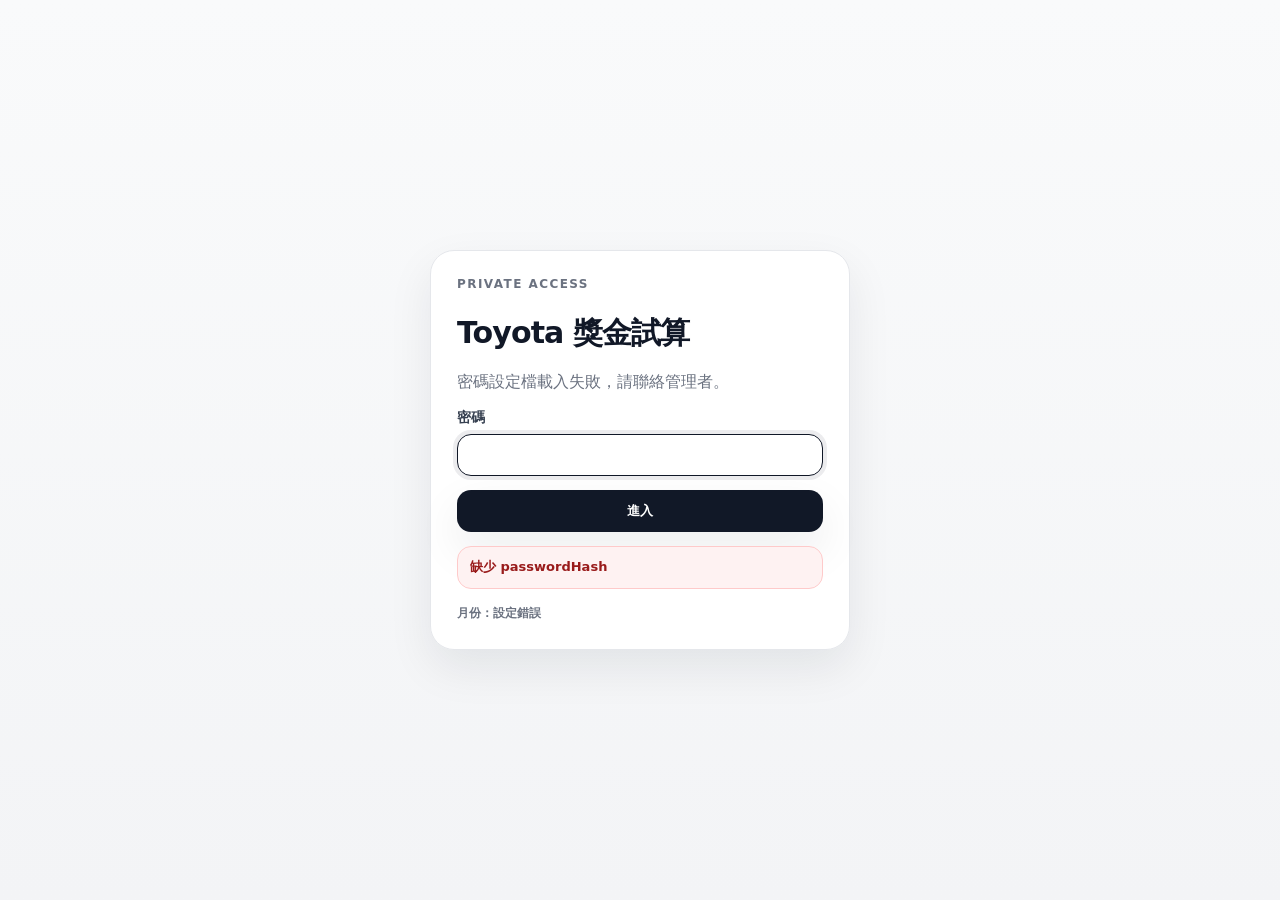
<file: index.html>
<!doctype html>
<html lang="zh-Hant-TW">
<head>
  <meta charset="utf-8" />
  <meta name="viewport" content="width=device-width, initial-scale=1" />
  <meta name="theme-color" content="#111827" />
  <title>Toyota 單筆成交獎金計算器</title>
  <link rel="stylesheet" href="assets/styles.css?v=monthly-password-20260630" />
</head>
<body class="auth-locked">
  <header class="app-header">
    <div>
      <p class="eyebrow">Toyota Taiwan Sales Bonus</p>
      <h1>單筆成交獎金計算器</h1>
      <p class="subhead">選一台車，逐項輸入本單獎金與扣款，立刻看總獎金。</p>
    </div>
    <div class="header-actions">
      <button id="resetBtn" class="btn secondary" type="button">清空重算</button>
      <button id="copyBtn" class="btn" type="button">複製結果</button>
    </div>
  </header>

  <main class="layout">
    <section class="panel form-panel" aria-labelledby="formTitle">
      <div class="panel-title-row">
        <div>
          <p class="eyebrow">Deal Input</p>
          <h2 id="formTitle">成交資料</h2>
        </div>
        <span id="rulesVersion" class="pill">讀取規則中…</span>
      </div>

      <div id="loadError" class="alert hidden"></div>

      <form id="calculatorForm" autocomplete="off">
        <div class="grid two">
          <label>
            成交月份
            <input id="dealMonth" name="dealMonth" type="month" />
          </label>
          <label>
            業代姓名 / 代號（選填）
            <input id="salesName" name="salesName" type="text" placeholder="例如：王小明" />
          </label>
        </div>

        <div class="grid three">
          <label>
            車系
            <select id="vehicleModel" name="vehicleModel" required></select>
          </label>
          <label>
            車輛等級
            <select id="vehicleGrade" name="vehicleGrade" required></select>
          </label>
          <label>
            年式
            <select id="modelYear" name="modelYear" required></select>
          </label>
        </div>

        <div class="vehicle-card" id="vehicleCard" aria-live="polite">
          <span>請選擇車系與等級</span>
        </div>

        <div class="grid two">
          <label>
            成交金額（元，選填）
            <span class="unit-input money-input">
              <input id="salePrice" name="salePrice" type="number" inputmode="decimal" min="0" step="1" placeholder="預設用建議售價" />
              <span aria-hidden="true">000</span>
            </span>
          </label>
          <label>
            車輛獎金（%）
            <span class="unit-input percent-input">
              <input id="vehicleBonusRate" name="vehicleBonusRate" type="number" inputmode="decimal" min="0" step="0.1" />
              <span aria-hidden="true">%</span>
            </span>
          </label>
        </div>

        <hr />

        <div class="grid two">
          <label>
            階段獎金（元）
            <span class="unit-input money-input">
              <input id="stageBonusAmount" name="stageBonusAmount" type="number" inputmode="decimal" min="0" step="1" />
              <span aria-hidden="true">000</span>
            </span>
          </label>
        </div>

        <div class="grid two">
          <label>
            0利率負擔（元）
            <span class="unit-input money-input">
              <input id="zeroInterestBurden" name="zeroInterestBurden" type="number" inputmode="decimal" min="0" step="1" />
              <span aria-hidden="true">000</span>
            </span>
          </label>
          <label>
            外促活動內扣（元）
            <span class="unit-input money-input">
              <input id="externalPromotionDeduction" name="externalPromotionDeduction" type="number" inputmode="decimal" min="0" step="1" />
              <span aria-hidden="true">000</span>
            </span>
          </label>
          <label>
            其他調整（元，可負數）
            <span class="unit-input money-input">
              <input id="manualAdjustment" name="manualAdjustment" type="number" inputmode="decimal" step="1" />
              <span aria-hidden="true">000</span>
            </span>
          </label>
          <label>
            無乙式減發（元）
            <span class="unit-input money-input">
              <input id="noInsuranceDeduction" name="noInsuranceDeduction" type="number" inputmode="decimal" min="0" step="1" />
              <span aria-hidden="true">000</span>
            </span>
          </label>
          <label>
            無影音減發（元）
            <span class="unit-input money-input">
              <input id="noAvDeduction" name="noAvDeduction" type="number" inputmode="decimal" min="0" step="1" />
              <span aria-hidden="true">000</span>
            </span>
          </label>
        </div>

        <section class="form-section accessory-section" aria-labelledby="accessoryTitle">
          <div class="section-heading">
            <p class="eyebrow">Accessories</p>
            <h3 id="accessoryTitle">配件</h3>
          </div>
          <div class="grid two">
            <label>
              配件售價金額（元）
              <span class="unit-input money-input">
                <input id="accessorySaleAmount" name="accessorySaleAmount" type="number" inputmode="decimal" min="0" step="1" />
                <span aria-hidden="true">000</span>
              </span>
            </label>
            <label>
              配件業價成本（元）
              <span class="unit-input money-input">
                <input id="accessoryCostAmount" name="accessoryCostAmount" type="number" inputmode="decimal" min="0" step="1" />
                <span aria-hidden="true">000</span>
              </span>
            </label>
            <label>
              贈送配件成本（元）
              <span class="unit-input money-input">
                <input id="accessoryGiftCostAmount" name="accessoryGiftCostAmount" type="number" inputmode="decimal" min="0" step="1" />
                <span aria-hidden="true">000</span>
              </span>
            </label>
            <label>
              配件獎金合計（元）
              <span class="unit-input money-input">
                <input id="accessoryBonusTotal" name="accessoryBonusTotal" type="number" inputmode="decimal" step="1" readonly />
                <span aria-hidden="true">000</span>
              </span>
            </label>
          </div>
        </section>

        <label>
          備註（選填）
          <textarea id="note" name="note" rows="3" placeholder="例如：本單支援金已由所長核准"></textarea>
        </label>

        <section class="form-section support-section" aria-labelledby="supportTitle">
          <div class="section-heading">
            <p class="eyebrow">Support</p>
            <h3 id="supportTitle">支援與累計</h3>
          </div>
          <div class="grid two">
            <label>
              所支援金（元）
              <span class="unit-input money-input">
                <input id="supportAmount" name="supportAmount" type="number" inputmode="decimal" min="0" step="1" />
                <span aria-hidden="true">000</span>
              </span>
            </label>
            <label>
              業代累計獎金（元）
              <span class="unit-input money-input">
                <input id="cumulativeBonusAmount" name="cumulativeBonusAmount" type="number" inputmode="decimal" min="0" step="1" />
                <span aria-hidden="true">000</span>
              </span>
            </label>
          </div>
        </section>
      </form>
    </section>

    <aside class="panel result-panel" aria-labelledby="resultTitle">
      <p class="eyebrow">Result</p>
      <h2 id="resultTitle">獎金試算結果</h2>
      <div class="total-card">
        <span>總獎金</span>
        <strong id="totalBonus">NT$0</strong>
      </div>

      <div class="breakdown" id="breakdown"></div>

      <details class="rules-preview">
        <summary>目前套用規則</summary>
        <div id="rulesPreview"></div>
      </details>

      <p class="disclaimer">
        本工具為內部試算輔助，實際獎金請以公司公告、主管核准與最終帳務為準。
      </p>
    </aside>
  </main>

  <footer class="app-footer">
    <span id="dataStamp">車輛資料載入中…</span>
    <span>資料維護：data/vehicles.tw.toyota.2026-06-21.json、data/rules.example.json</span>
  </footer>

  <script src="assets/auth.js?v=monthly-password-20260630"></script>
  <script src="assets/app.js?v=monthly-password-20260630"></script>
</body>
</html>
</file>
<file: assets/styles.css>
:root {
  --bg: #f3f4f6;
  --panel: #ffffff;
  --text: #111827;
  --muted: #6b7280;
  --line: #e5e7eb;
  --accent: #111827;
  --accent-2: #374151;
  --danger-bg: #fef2f2;
  --danger-text: #991b1b;
  --success-bg: #ecfdf5;
  --shadow: 0 18px 45px rgba(15, 23, 42, 0.08);
  font-family: system-ui, -apple-system, BlinkMacSystemFont, "Segoe UI", sans-serif;
}

* {
  box-sizing: border-box;
}

body {
  margin: 0;
  background: linear-gradient(180deg, #f9fafb 0%, var(--bg) 100%);
  color: var(--text);
}

body.auth-locked {
  min-height: 100vh;
}

body.auth-locked > :not(.password-gate) {
  display: none !important;
}

.password-gate {
  min-height: 100vh;
  display: grid;
  place-items: center;
  padding: 24px;
}

.password-card {
  width: min(420px, 100%);
  display: grid;
  gap: 14px;
  border: 1px solid var(--line);
  border-radius: 24px;
  background: rgba(255, 255, 255, 0.98);
  box-shadow: var(--shadow);
  padding: 26px;
}

.password-card h1 {
  font-size: 30px;
}

.password-copy,
.password-meta {
  color: var(--muted);
  line-height: 1.7;
}

.password-meta {
  font-size: 12px;
  font-weight: 750;
}

.password-error {
  border: 1px solid #fecaca;
  border-radius: 14px;
  background: var(--danger-bg);
  color: var(--danger-text);
  padding: 10px 12px;
  line-height: 1.6;
  font-size: 13px;
  font-weight: 750;
}

.app-header,
.app-footer,
.layout {
  width: min(1180px, calc(100% - 32px));
  margin-inline: auto;
}

.app-header {
  display: flex;
  justify-content: space-between;
  gap: 24px;
  align-items: flex-start;
  padding: 32px 0 20px;
}

h1,
h2,
h3,
p {
  margin: 0;
}

h1 {
  font-size: clamp(28px, 4vw, 44px);
  letter-spacing: -0.03em;
}

h2 {
  font-size: 22px;
  letter-spacing: -0.02em;
}

h3 {
  font-size: 18px;
  letter-spacing: -0.01em;
}

.eyebrow {
  color: var(--muted);
  font-size: 12px;
  font-weight: 800;
  letter-spacing: 0.12em;
  text-transform: uppercase;
  margin-bottom: 8px;
}

.subhead {
  color: var(--muted);
  margin-top: 10px;
  line-height: 1.7;
}

.header-actions {
  display: flex;
  gap: 10px;
  flex-wrap: wrap;
  justify-content: flex-end;
}

.btn {
  appearance: none;
  border: 0;
  border-radius: 14px;
  padding: 12px 16px;
  background: var(--accent);
  color: #fff;
  font-weight: 800;
  cursor: pointer;
  box-shadow: var(--shadow);
  display: inline-flex;
  align-items: center;
  justify-content: center;
  text-decoration: none;
}

.btn.secondary {
  background: #fff;
  color: var(--text);
  border: 1px solid var(--line);
}

.btn:disabled {
  cursor: not-allowed;
  opacity: 0.5;
}

.btn:active {
  transform: translateY(1px);
}

.layout {
  display: grid;
  grid-template-columns: minmax(0, 1.35fr) minmax(320px, 0.65fr);
  gap: 22px;
  align-items: start;
}

.panel {
  background: rgba(255, 255, 255, 0.96);
  border: 1px solid var(--line);
  border-radius: 24px;
  box-shadow: var(--shadow);
  padding: 22px;
}

.panel-title-row {
  display: flex;
  align-items: flex-start;
  justify-content: space-between;
  gap: 16px;
  margin-bottom: 18px;
}

.pill {
  display: inline-flex;
  align-items: center;
  border: 1px solid var(--line);
  background: #f9fafb;
  color: var(--muted);
  border-radius: 999px;
  padding: 7px 10px;
  font-size: 12px;
  font-weight: 700;
  white-space: nowrap;
}

.pill[data-type="ok"] {
  background: var(--success-bg);
  color: #047857;
  border-color: #bbf7d0;
}

.pill[data-type="error"] {
  background: var(--danger-bg);
  color: var(--danger-text);
  border-color: #fecaca;
}

.pill-stack {
  display: flex;
  gap: 8px;
  flex-wrap: wrap;
  justify-content: flex-end;
}

.grid {
  display: grid;
  gap: 14px;
  margin-bottom: 14px;
}

.grid.two {
  grid-template-columns: repeat(2, minmax(0, 1fr));
}

.grid.three {
  grid-template-columns: repeat(3, minmax(0, 1fr));
}

label {
  display: grid;
  gap: 7px;
  color: var(--accent-2);
  font-size: 14px;
  font-weight: 750;
}

input,
select,
textarea {
  width: 100%;
  border: 1px solid #d1d5db;
  border-radius: 14px;
  padding: 12px 13px;
  color: var(--text);
  background: #fff;
  font: inherit;
  outline: none;
}

input:focus,
select:focus,
textarea:focus {
  border-color: var(--accent);
  box-shadow: 0 0 0 4px rgba(17, 24, 39, 0.08);
}

.unit-input {
  position: relative;
  display: block;
}

.unit-input input {
  padding-right: 54px;
  text-align: right;
}

.unit-input > span {
  position: absolute;
  top: 50%;
  right: 14px;
  transform: translateY(-50%);
  color: var(--muted);
  font-weight: 850;
  pointer-events: none;
}

.percent-input input {
  padding-right: 38px;
}

input[readonly] {
  background: #f9fafb;
  color: var(--accent-2);
}

hr {
  border: 0;
  border-top: 1px solid var(--line);
  margin: 20px 0;
}

.vehicle-card {
  border: 1px dashed #d1d5db;
  border-radius: 18px;
  background: #f9fafb;
  padding: 14px;
  margin-bottom: 14px;
  color: var(--muted);
  line-height: 1.7;
}

.vehicle-card strong {
  color: var(--text);
}

.form-section {
  border-top: 1px solid var(--line);
  margin-top: 20px;
  padding-top: 20px;
}

.accessory-section {
  border: 1px solid #fde68a;
  border-radius: 18px;
  background: #fffbeb;
  margin-top: 20px;
  padding: 18px;
}

.accessory-section .eyebrow,
.accessory-section h3 {
  color: #92400e;
}

.accessory-section input,
.accessory-section .unit-input input[readonly] {
  border-color: #fcd34d;
}

.section-heading {
  margin-bottom: 14px;
}

.addons {
  display: grid;
  grid-template-columns: repeat(2, minmax(0, 1fr));
  gap: 14px;
  margin: 14px 0;
}

.check-card {
  display: flex;
  align-items: center;
  gap: 12px;
  border: 1px solid var(--line);
  border-radius: 16px;
  padding: 14px;
  background: #fff;
  cursor: pointer;
}

.check-card input {
  width: 20px;
  height: 20px;
}

.check-card small {
  display: block;
  color: var(--muted);
  margin-top: 2px;
  font-weight: 650;
}

.result-panel {
  position: sticky;
  top: 18px;
}

.total-card {
  margin: 16px 0;
  border-radius: 22px;
  padding: 20px;
  background: var(--text);
  color: #fff;
  display: grid;
  gap: 8px;
}

.total-card span {
  color: #d1d5db;
  font-weight: 800;
}

.total-card strong {
  font-size: clamp(34px, 5vw, 48px);
  letter-spacing: -0.04em;
}

.breakdown {
  display: grid;
  gap: 10px;
}

.row {
  display: flex;
  justify-content: space-between;
  gap: 14px;
  align-items: flex-start;
  padding: 12px 0;
  border-bottom: 1px solid var(--line);
}

.row:last-child {
  border-bottom: 0;
}

.row .label {
  color: var(--accent-2);
  font-weight: 800;
}

.row .note {
  color: var(--muted);
  font-size: 12px;
  margin-top: 4px;
  line-height: 1.4;
}

.row .amount {
  font-weight: 900;
  white-space: nowrap;
}

.rules-preview {
  margin-top: 18px;
  border: 1px solid var(--line);
  border-radius: 16px;
  padding: 12px 14px;
  background: #f9fafb;
}

.rules-preview summary {
  cursor: pointer;
  font-weight: 850;
}

.rules-preview ul {
  margin: 12px 0 0;
  padding-left: 18px;
  color: var(--muted);
  line-height: 1.7;
}

.disclaimer {
  color: var(--muted);
  line-height: 1.7;
  font-size: 13px;
  margin-top: 16px;
}

.alert {
  background: var(--danger-bg);
  color: var(--danger-text);
  border: 1px solid #fecaca;
  border-radius: 16px;
  padding: 14px;
  margin-bottom: 16px;
  line-height: 1.7;
}

.hidden {
  display: none;
}

.app-footer {
  display: flex;
  justify-content: space-between;
  gap: 12px;
  color: var(--muted);
  padding: 18px 0 30px;
  font-size: 13px;
  flex-wrap: wrap;
}

.full-panel {
  width: min(1180px, calc(100% - 32px));
  margin: 22px auto 0;
}

.admin-layout {
  grid-template-columns: minmax(0, 1fr) minmax(300px, 0.55fr);
}

.upload-box {
  display: grid;
  gap: 14px;
}

.button-row {
  display: flex;
  gap: 10px;
  flex-wrap: wrap;
}

.button-row .btn {
  flex: 1;
}

.format-notes {
  display: grid;
  gap: 12px;
}

.format-notes p {
  color: var(--muted);
  line-height: 1.7;
}

.summary-grid {
  display: grid;
  grid-template-columns: repeat(3, minmax(0, 1fr));
  gap: 10px;
  margin-top: 16px;
}

.stat-card {
  border: 1px solid var(--line);
  border-radius: 16px;
  background: #f9fafb;
  padding: 14px;
  display: grid;
  gap: 8px;
}

.stat-card span {
  color: var(--muted);
  font-size: 12px;
  font-weight: 800;
}

.stat-card strong {
  font-size: 26px;
}

.table-wrap {
  overflow-x: auto;
}

.table-wrap.compact {
  margin-top: 2px;
}

.admin-table {
  width: 100%;
  min-width: 760px;
  border-collapse: collapse;
  font-size: 14px;
}

.table-wrap.compact .admin-table {
  min-width: 560px;
}

.admin-table th,
.admin-table td {
  border-bottom: 1px solid var(--line);
  padding: 12px 10px;
  text-align: left;
  vertical-align: top;
}

.admin-table th {
  color: var(--accent-2);
  background: #f9fafb;
  font-size: 12px;
  font-weight: 850;
  white-space: nowrap;
}

.empty-cell {
  color: var(--muted);
  text-align: center;
}

.status-badge {
  display: inline-flex;
  align-items: center;
  border-radius: 999px;
  padding: 4px 8px;
  font-size: 12px;
  font-weight: 850;
  white-space: nowrap;
}

.status-badge.ok {
  background: var(--success-bg);
  color: #047857;
}

.status-badge.error {
  background: var(--danger-bg);
  color: var(--danger-text);
}

.status-badge.skip {
  background: #f3f4f6;
  color: var(--muted);
}

.status-message {
  display: block;
  color: var(--muted);
  font-size: 12px;
  line-height: 1.5;
  margin-top: 4px;
}

@media (max-width: 880px) {
  .app-header,
  .layout {
    width: min(100% - 20px, 1180px);
  }

  .app-header {
    flex-direction: column;
  }

  .header-actions {
    width: 100%;
    justify-content: stretch;
  }

  .btn {
    flex: 1;
  }

  .layout {
    grid-template-columns: 1fr;
  }

  .result-panel {
    position: static;
  }

  .full-panel {
    width: min(100% - 20px, 1180px);
  }
}

@media (max-width: 620px) {
  .panel {
    padding: 18px;
    border-radius: 20px;
  }

  .grid.two,
  .grid.three,
  .addons {
    grid-template-columns: 1fr;
  }

  .header-actions .btn {
    flex-basis: 100%;
  }

  .panel-title-row {
    flex-direction: column;
  }

  .summary-grid {
    grid-template-columns: 1fr;
  }
}
</file>
